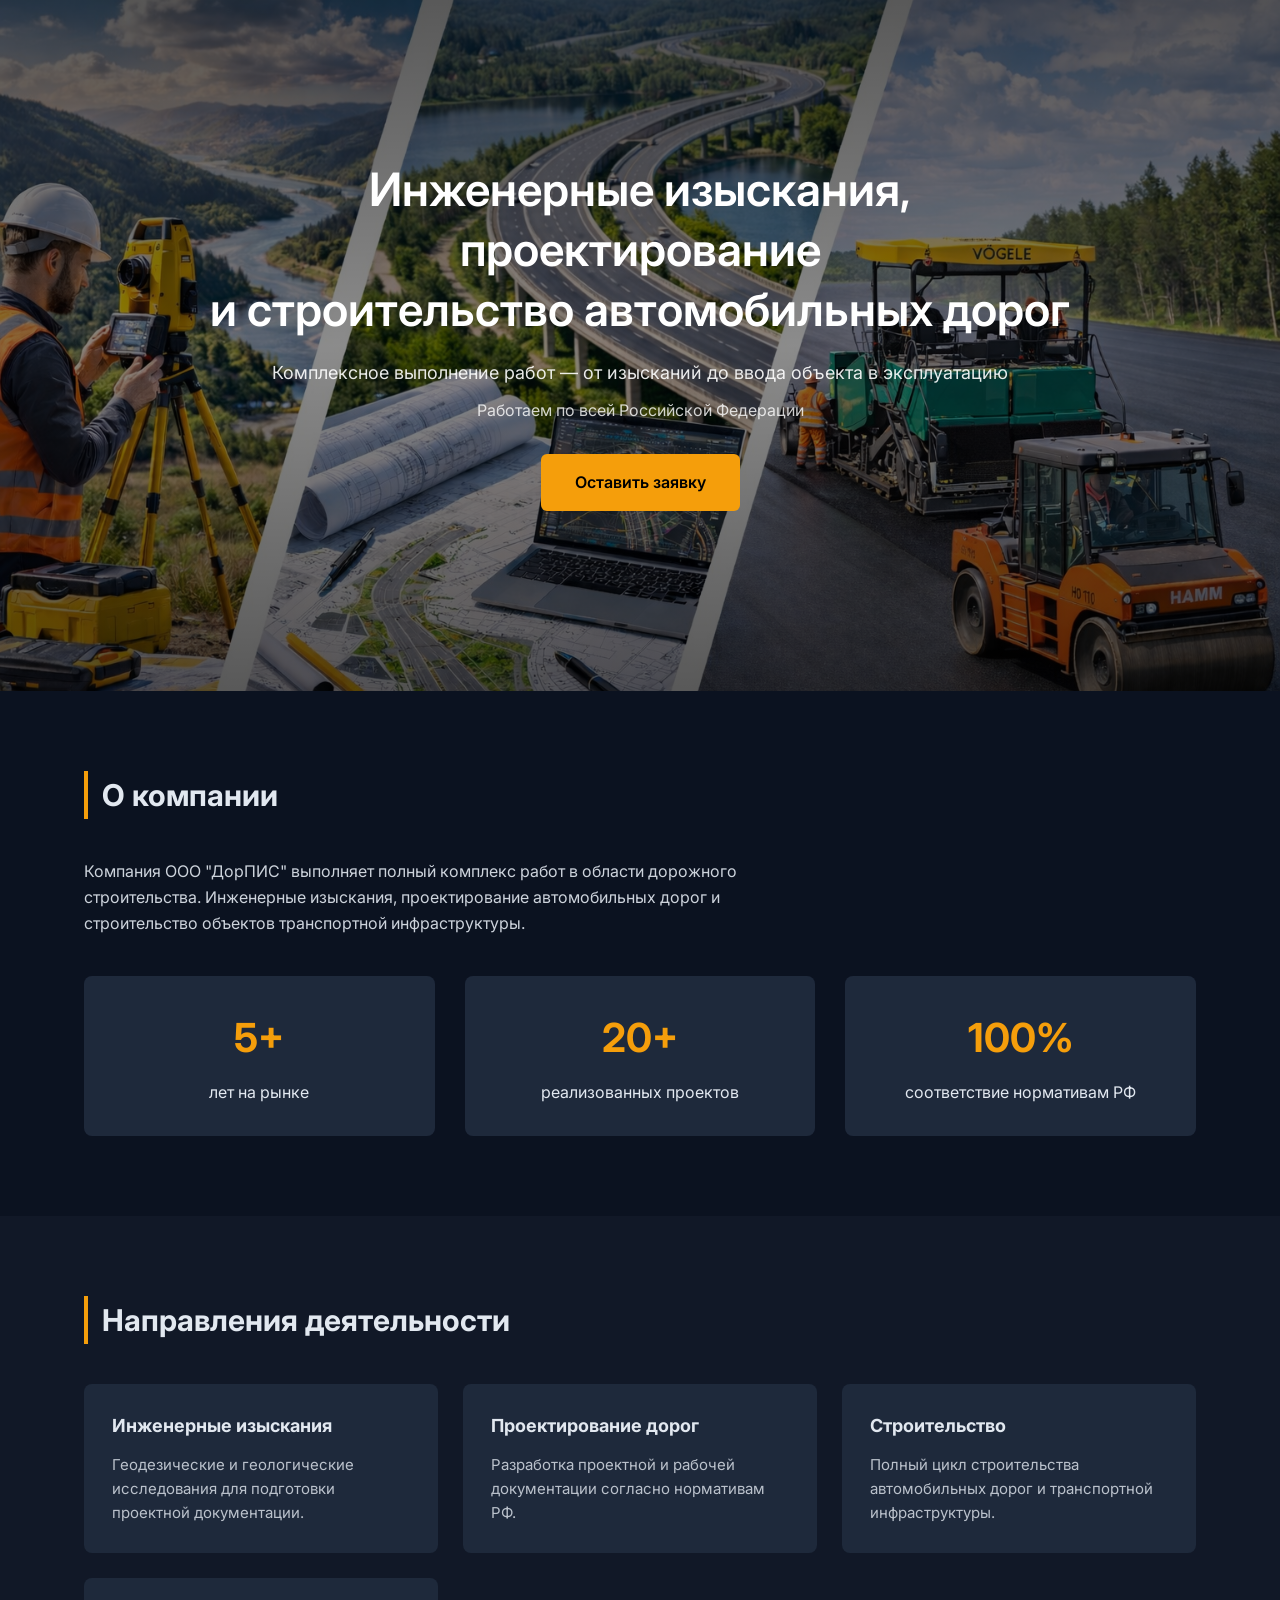
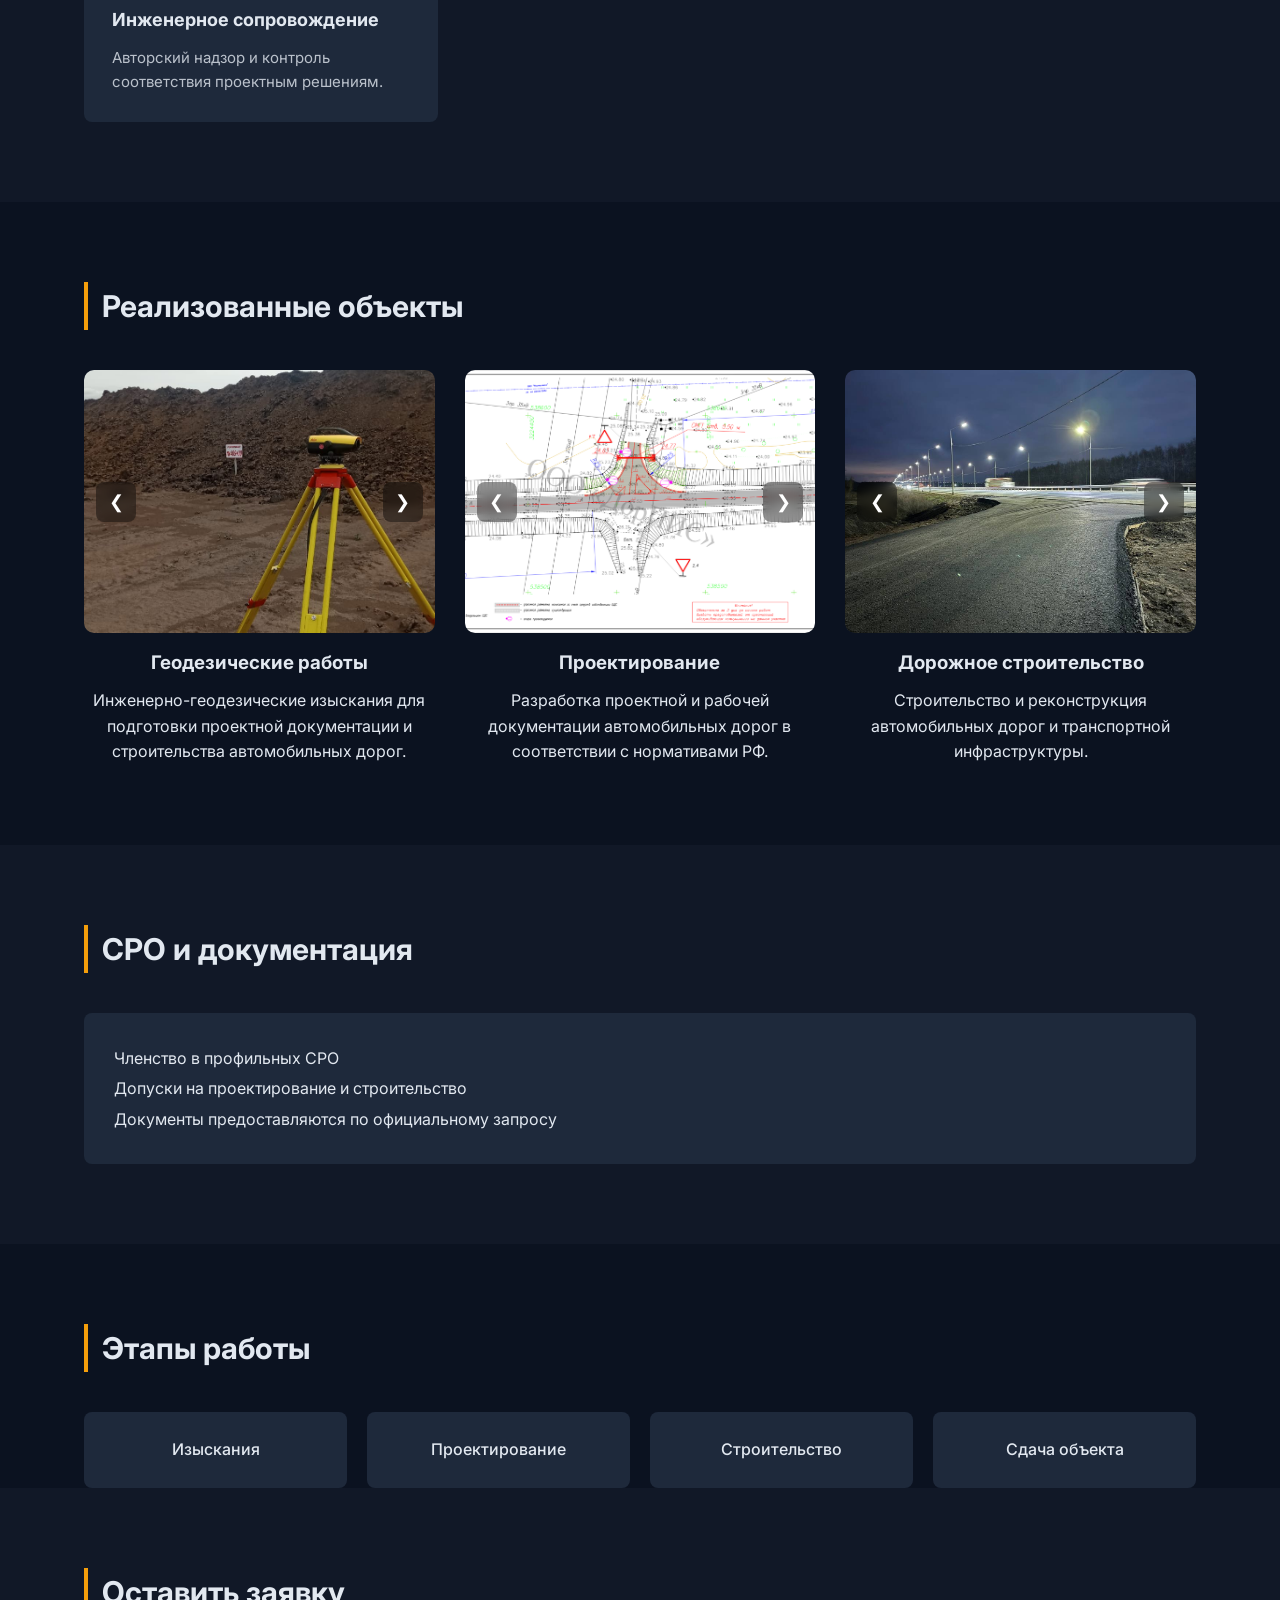
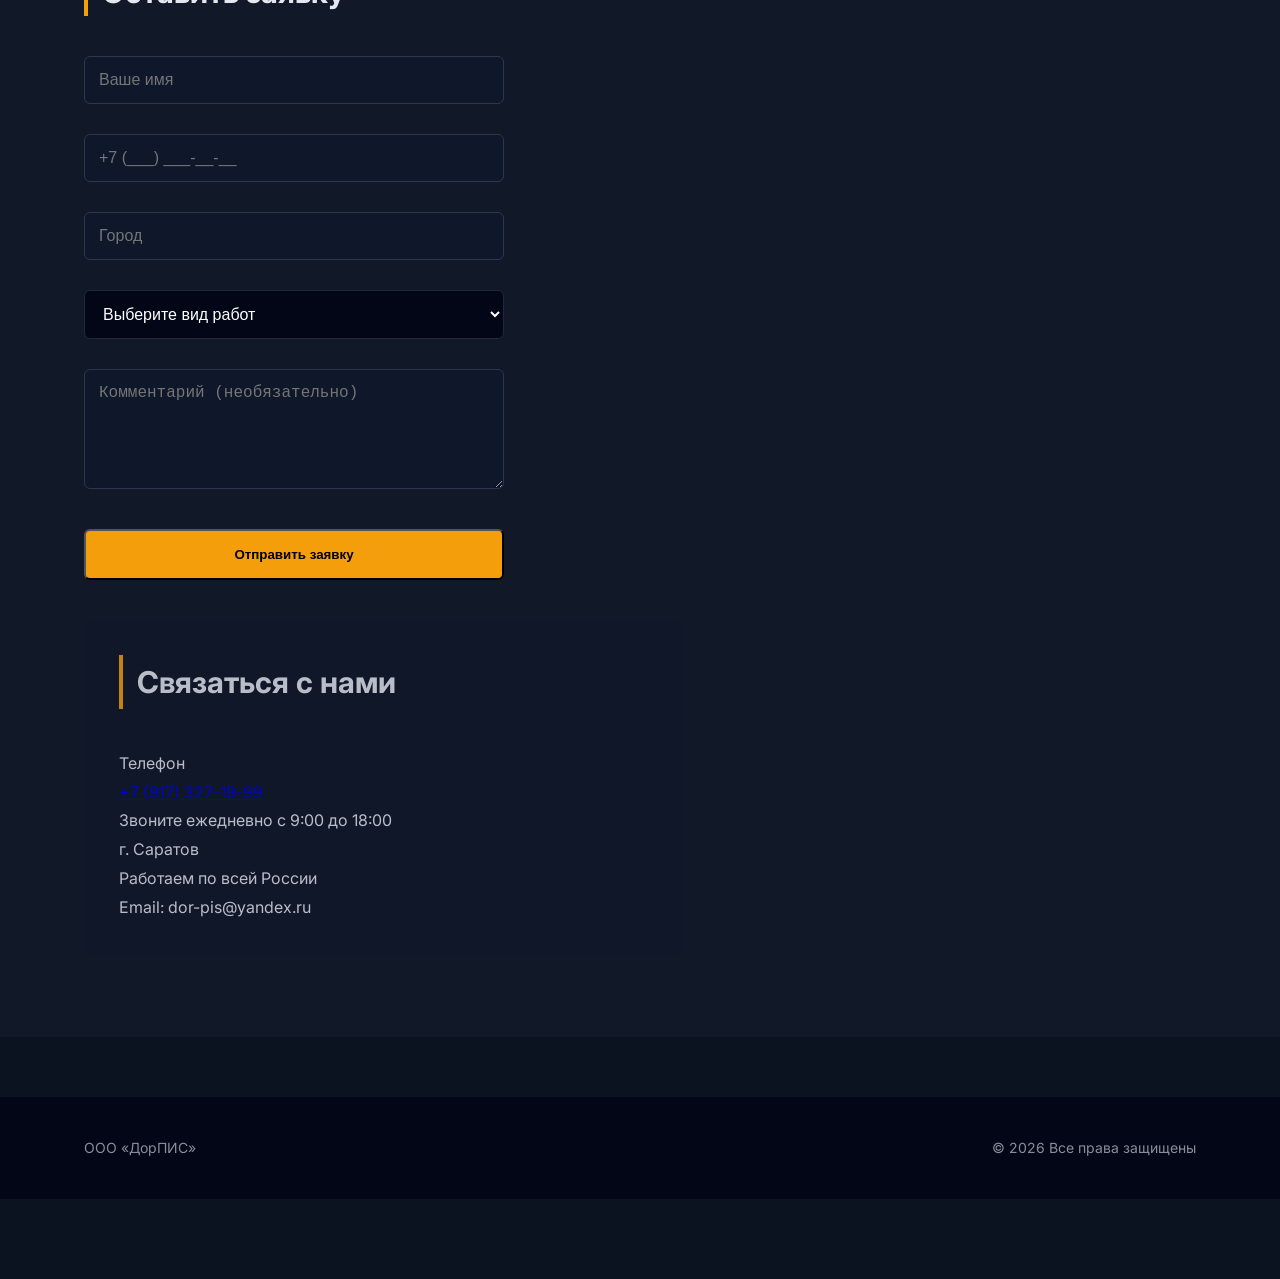
<file: index.html>
<!DOCTYPE html>
<html lang="ru">

<head>
<meta charset="UTF-8">
<meta name="viewport" content="width=device-width, initial-scale=1.0">

<meta property="og:title" content="ДорПИС — проектирование и строительство дорог">
<meta property="og:description" content="Инженерные изыскания и строительство автомобильных дорог">
<meta property="og:image" content="https://dorpis.ru/img/hero.png">
<meta property="og:url" content="https://dorpis.ru">

<link rel="icon" href="img/dorpis_logo.png">

<title>
Проектирование и строительство автомобильных дорог | ДорПИС | DorPIS
</title>

<meta name="description"
content="Инженерные изыскания, проектирование и строительство автомобильных дорог">

<link rel="stylesheet" href="css/style.css">

<link rel="preconnect" href="https://fonts.googleapis.com">
<link href="https://fonts.googleapis.com/css2?family=Inter:wght@300;400;500;600&display=swap" rel="stylesheet">

</head>


<body>

<header class="hero">

<div class="hero-overlay"></div>

<div class="container hero-content">

<h1>
Инженерные изыскания, проектирование<br>
и строительство автомобильных дорог
</h1>

<p class="hero-subtitle">
Комплексное выполнение работ — от изысканий до ввода объекта в эксплуатацию
</p>

<p class="hero-location">
Работаем по всей Российской Федерации
</p>

<a href="#contact" class="button-primary">
Оставить заявку
</a>

</div>

</header>


<section class="section">

<div class="container">

<h2 class="section-title">О компании</h2>

<p class="about-text">
Компания ООО "ДорПИС" выполняет полный комплекс работ в области дорожного строительства.
Инженерные изыскания, проектирование автомобильных дорог и строительство
объектов транспортной инфраструктуры.
</p>

<div class="stats">

<div class="stat">
<div class="stat-number">5+</div>
<p>лет на рынке</p>
</div>

<div class="stat">
<div class="stat-number">20+</div>
<p>реализованных проектов</p>
</div>

<div class="stat">
<div class="stat-number">100%</div>
<p>соответствие нормативам РФ</p>
</div>

</div>

</div>

</section>


<section class="section section-dark">

<div class="container">

<h2 class="section-title">Направления деятельности</h2>

<div class="services">

<div class="service-card">
<h3>Инженерные изыскания</h3>
<p>Геодезические и геологические исследования для подготовки проектной документации.</p>
</div>

<div class="service-card">
<h3>Проектирование дорог</h3>
<p>Разработка проектной и рабочей документации согласно нормативам РФ.</p>
</div>

<div class="service-card">
<h3>Строительство</h3>
<p>Полный цикл строительства автомобильных дорог и транспортной инфраструктуры.</p>
</div>

<div class="service-card">
<h3>Инженерное сопровождение</h3>
<p>Авторский надзор и контроль соответствия проектным решениям.</p>
</div>

</div>

</div>

</section>

<section class="section">

<div class="container">

<h2 class="section-title">Реализованные объекты</h2>

<div class="projects-grid">


<!-- Геодезия -->

<div class="project-card">

<div class="slider">

<button class="slider-btn prev">&#10094;</button>

<div class="slides">

<img src="img/geodez1.JPG" alt="Геодезические работы">
<img src="img/geodez2.JPG" alt="Геодезические работы">
<img src="img/geodez3.JPG" alt="Геодезические работы">

</div>

<button class="slider-btn next">&#10095;</button>

</div>

<div class="project-info">

<h3>Геодезические работы</h3>

<p>
Инженерно-геодезические изыскания для подготовки проектной документации
и строительства автомобильных дорог.
</p>

</div>

</div>


<!-- Проектирование -->

<div class="project-card">

<div class="slider">

<button class="slider-btn prev">&#10094;</button>

<div class="slides">

<img src="img/Project_1.png" alt="Проектирование">
<img src="img/Project_2.png" alt="Проектирование">
<img src="img/Project_3.png" alt="Проектирование">

</div>

<button class="slider-btn next">&#10095;</button>

</div>

<div class="project-info">

<h3>Проектирование</h3>

<p>
Разработка проектной и рабочей документации автомобильных дорог
в соответствии с нормативами РФ.
</p>

</div>

</div>


<!-- Строительство -->

<div class="project-card">

<div class="slider">

<button class="slider-btn prev">&#10094;</button>

<div class="slides">

<img src="img/road1.jpeg" alt="Строительство">
<img src="img/road2.jpeg" alt="Строительство">
<img src="img/road3.jpeg" alt="Строительство">
<img src="img/road4.jpeg" alt="Строительство">
<img src="img/road5.jpeg" alt="Строительство">
<img src="img/road6.jpeg" alt="Строительство">
<img src="img/road7.jpeg" alt="Строительство">
<img src="img/road8.jpeg" alt="Строительство">
<img src="img/road9.jpeg" alt="Строительство">
<img src="img/road10.jpeg" alt="Строительство">
<img src="img/road11.jpeg" alt="Строительство">
<img src="img/road12.jpeg" alt="Строительство">
<img src="img/road13.jpeg" alt="Строительство">
<img src="img/road14.jpeg" alt="Строительство">
<img src="img/road15.jpeg" alt="Строительство">
<img src="img/road16.jpeg" alt="Строительство">
<img src="img/road17.jpeg" alt="Строительство">
<img src="img/road18.jpeg" alt="Строительство">
<img src="img/road19.jpeg" alt="Строительство">

</div>

<button class="slider-btn next">&#10095;</button>

</div>

<div class="project-info">

<h3>Дорожное строительство</h3>

<p>
Строительство и реконструкция автомобильных дорог
и транспортной инфраструктуры.
</p>

</div>

</div>

</div>

</div>

</section>



<section class="section section-dark">

<div class="container">

<h2 class="section-title">СРО и документация</h2>

<div class="documents">

<p>Членство в профильных СРО</p>
<p>Допуски на проектирование и строительство</p>
<p>Документы предоставляются по официальному запросу</p>

</div>

</div>

</section>


<section class="section">

<div class="container">

<h2 class="section-title">Этапы работы</h2>

<div class="stages">

<div class="stage">Изыскания</div>
<div class="stage">Проектирование</div>
<div class="stage">Строительство</div>
<div class="stage">Сдача объекта</div>

</div>

</div>

<section class="section section-dark" id="contact">

<div class="container contact-wrapper">

<div class="contact-form">

<h2 class="section-title">Оставить заявку</h2>

<form id="contactForm">

<input type="text" id="name" name="name" placeholder="Ваше имя" required>

<input type="tel" id="phone" name="phone" placeholder="+7 (___) ___-__-__" required>

<input type="text" id="city" name="city" placeholder="Город">

<select id="service" name="service" required>
<option value="" disabled selected hidden>Выберите вид работ</option>
<option value="Изыскания дорог">Изыскания дорог</option>
<option value="Проектирование дорог">Проектирование дорог</option>
<option value="Строительство/ремонт дорог">Строительство / ремонт дорог</option>
<option value="Авторский надзор дорог и мостов">Авторский надзор дорог и мостов</option>
<option value="Содержание дорог">Содержание дорог</option>
</select>

<textarea id="message" name="message" placeholder="Комментарий (необязательно)"></textarea>

<button type="submit" class="button-primary">
Отправить заявку
</button>

</form>

</div>


<div class="contact-info">

<h2 class="section-title">Связаться с нами</h2>

<div class="phone-card">

<p class="phone-title">Телефон</p>

<a href="tel:+79173271999" class="phone-number">
+7 (917) 327-19-99
</a>

<p class="phone-note">
Звоните ежедневно с 9:00 до 18:00
</p>

</div>

<p>г. Саратов</p>
<p>Работаем по всей России</p>
<p>Email: dor-pis@yandex.ru</p>

</div>

</div>

</section>


<footer>

<div class="container footer">

<p>ООО «ДорПИС»</p>

<p>© 2026 Все права защищены</p>

</div>

</footer>


<script src="js/script.js"></script>
  
  
<div id="success-toast" class="success-toast">
✅ Заявка отправлена! Мы свяжемся с вами.
</div>
  
</body>
</html>
</file>
<file: css/style.css>
/* ===== БАЗОВЫЕ НАСТРОЙКИ ===== */

* {
box-sizing: border-box;
margin: 0;
padding: 0;
}

body {
font-family: "Inter", Arial, sans-serif;
background: #0b1220;
color: #e2e8f0;
line-height: 1.6;
}

/* ===== КОНТЕЙНЕР ===== */

.container {
width: 90%;
max-width: 1200px;
margin: auto;
padding-left:20px;
padding-right:20px;
}

/* ===== HERO ===== */

.hero{

position:relative;

background-image: url("../img/hero.png");

background-size:cover;

background-position:center;

padding:160px 20px 180px 20px;

text-align:center;

color:white;

}

.hero-overlay{

position:absolute;

inset:0;

background:linear-gradient(
to bottom,
rgba(0,0,0,0.65),
rgba(0,0,0,0.45),
rgba(0,0,0,0.65)
);

z-index:1;

}

.hero-content{

position:relative;

z-index:2;

max-width:900px;

margin:auto;

}

.hero h1{
font-size:46px;
font-weight:600;
line-height:1.3;
margin-bottom:20px;
}

.hero-subtitle{
font-size:18px;
opacity:0.9;
margin-bottom:10px;
}

.hero-location{
opacity:0.8;
margin-bottom:30px;
}

/* ===== КНОПКИ ===== */

.button-primary{
display:inline-block;
background:#f59e0b;
color:black;
padding:16px 34px;
border-radius:6px;
font-weight:600;
text-decoration:none;
transition:0.3s;
}

.button-primary:hover{
background:#d97706;
transform:translateY(-3px);
}

/* ===== СЕКЦИИ ===== */

.section {
padding: 80px 0;
}

.section-dark {
background: #111827;
}

.section-title {
font-size: 30px;
margin-bottom: 40px;
border-left: 4px solid #f59e0b;
padding-left: 14px;
}

/* ===== ABOUT ===== */

.about-text {
max-width: 700px;
margin-bottom: 40px;
opacity: 0.9;
}

/* ===== СТАТИСТИКА ===== */

.stats {
display: grid;
grid-template-columns: repeat(auto-fit,minmax(200px,1fr));
gap: 30px;
}

.stat {
background: #1e293b;
padding: 30px;
border-radius: 8px;
text-align: center;
}

.stat-number {
font-size: 40px;
font-weight: 700;
color: #f59e0b;
margin-bottom: 10px;
}

/* ===== УСЛУГИ ===== */

.services {
display: grid;
grid-template-columns: repeat(auto-fit,minmax(260px,1fr));
gap: 25px;
}

.service-card {
background: #1e293b;
padding: 28px;
border-radius: 8px;
transition: 0.3s;
}

.service-card h3 {
margin-bottom: 12px;
font-size: 18px;
}

.service-card p {
opacity: 0.8;
font-size: 15px;
}

.service-card:hover {
transform: translateY(-5px);
background: #243447;
}

/* ===== ПРОЕКТЫ ===== */

.projects-grid{
display:grid;
grid-template-columns:repeat(3,1fr);
gap:30px;
margin-top:40px;
}

.project-card{
display:flex;
flex-direction:column;
gap:15px;
}

.projects-grid img {
width: 100%;
border-radius: 8px;
transition: 0.3s;
}

.projects-grid img:hover {
transform: scale(1.03);
}
.project-info{
text-align:center;
}

.project-info h3{
margin-bottom:10px;
}

/* ===== ДОКУМЕНТЫ ===== */

.documents {
background: #1e293b;
padding: 30px;
border-radius: 8px;
line-height: 1.9;
}

/* ===== ЭТАПЫ ===== */

.stages {
display: grid;
grid-template-columns: repeat(auto-fit,minmax(200px,1fr));
gap: 20px;
}

.stage {
background: #1e293b;
padding: 25px;
border-radius: 8px;
text-align: center;
font-weight: 500;
}

/* ===== КОНТАКТЫ ===== */

.contact {
display: grid;
grid-template-columns: 1fr 1fr;
gap: 50px;
}

#contactForm{
display:flex;
flex-direction:column;
gap:16px;
width:100%;
max-width:420px;
}

.contact input,
.contact textarea {
background: #020617;
border: 1px solid #1e293b;
padding: 14px;
margin-bottom: 18px;
border-radius: 6px;
color: white;
}

.contact textarea {
min-height: 120px;
resize: vertical;
}

.contact-info {
opacity: 0.8;
line-height: 1.8;
}

#contactForm select{
background:#020617;
border:1px solid #1e293b;
padding:14px;
border-radius:6px;
color:white;
width:100%;
}

#contactForm button{
margin-top:10px;
}


/* ===== FOOTER ===== */

footer {
background: #020617;
padding: 40px 0;
margin-top: 60px;
}

.footer {
display: flex;
justify-content: space-between;
opacity: 0.6;
font-size: 14px;
}
/* ===== CONTACT SECTION ===== */

.contact-wrapper{
display:flex;
flex-direction:column;
gap:40px;
align-items:stretch;
}

.contact-form{
flex:1 1 400px;
max-width:600px;
}

.contact-info{
background:#0f172a;
padding:35px;
border-radius:10px;
width:100%;
max-width:600px;
}

/* ===== АДАПТИВ ===== */

@media (max-width:900px){

.hero h1 {
font-size: 32px;
}

.contact {
grid-template-columns: 1fr;
}

.footer {
flex-direction: column;
gap: 10px;
text-align: center;
}

}

/* анимация появления */

.hidden{
opacity:0;
transform:translateY(40px);
transition:all 0.8s ease;
}

.show{
opacity:1;
transform:translateY(0);
}


/* lightbox галерея */

.lightbox{
position:fixed;
top:0;
left:0;
width:100%;
height:100%;
background:rgba(0,0,0,0.85);
display:flex;
align-items:center;
justify-content:center;
z-index:9999;
}

.lightbox img{
max-width:90%;
max-height:90%;
border-radius:10px;
}

/* ===== МОБИЛЬНАЯ АДАПТАЦИЯ ===== */

@media (max-width:600px){
/* ===== CONTACT MOBILE FIX ===== */

.contact-wrapper{
    flex-direction:column;
    gap:40px;
}
.contact-form input,
.contact-form select,
.contact-form textarea{

width:100%;
padding:14px;
margin-bottom:14px;
border-radius:6px;
border:1px solid #ccc;
font-size:16px;
box-sizing:border-box;

}

.contact-form textarea{
min-height:120px;
resize:vertical;
}

.contact-info{
    width:100%;
}

.contact-info{
    text-align:left;
}

.phone-number{
    font-size:28px;
    line-height:1.4;
}
  
/* hero */

.hero{
padding:120px 20px 120px 20px;
}

.hero h1{
font-size:26px;
line-height:1.3;
}

.hero-subtitle{
font-size:16px;
}

/* секции */

.section{
padding:60px 0;
}

.section-title{
font-size:22px;
}

/* статистика */

.stats{
grid-template-columns:1fr;
gap:16px;
}

/* услуги */

.services{
grid-template-columns:1fr;
}

/* проекты */

.projects-grid{
max-width:1200px;
margin:auto;
grid-template-columns:1fr;
}

/* этапы */

.stages{
grid-template-columns:1fr;
}

/* карточка формы */

.contact-form input,
.contact-form select,
.contact-form textarea{

width:100%;
padding:14px;
margin-bottom:14px;
border-radius:6px;
border:1px solid #ccc;
font-size:16px;
box-sizing:border-box;

}

.contact-form textarea{
min-height:120px;
resize:vertical;
}

/* форма */

#contactForm{
display:flex;
flex-direction:column;
gap:16px;
}

#contactForm input,
#contactForm select,
#contactForm textarea{

background:#020617;
border:1px solid #1e293b;
padding:14px;
border-radius:6px;
color:white;
font-size:15px;
}

/* телефон */

.phone-card{

background:#0f172a;
padding:30px;
border-radius:10px;
margin-bottom:20px;

}

.phone-title{
opacity:0.7;
margin-bottom:8px;
}

.phone-number{

font-size:26px;
font-weight:600;
color:#f59e0b;
text-decoration:none;

}

.phone-number:hover{
text-decoration:underline;
}

.phone-note{
font-size:14px;
opacity:0.7;
margin-top:8px;
}

/* кнопка */

.button-primary{
width:100%;
text-align:center;
}

/* footer */

.footer{
flex-direction:column;
text-align:center;
gap:10px;
}

}


/* ===== СЛАЙДЕР ОБЪЕКТОВ (ФОТОБЛОК) ===== */

.slider{
position:relative;
overflow:hidden;
width:100%;
aspect-ratio:4/3;
border-radius:10px;
}

.slides{
display:flex;
width:100%;
height:100%;
transition:transform 0.6s ease;
}

.slides img{
width:100%;
height:100%;
object-fit:cover;
flex:0 0 100%;
}

.slider-btn{
position:absolute;
top:50%;
transform:translateY(-50%);
background:rgba(0,0,0,0.4);
backdrop-filter:blur(4px);
border:none;
color:white;
font-size:18px;
width:40px;
height:40px;
cursor:pointer;
border-radius:8px;
z-index:3;
}

.slider-btn:hover{
background:rgba(0,0,0,0.8);
}

.slider-btn.prev{
left:12px;
}

.slider-btn.next{
right:12px;
}

/* ===== FULLSCREEN VIEW ===== */

.gallery-view{
position:fixed;
top:0;
left:0;
width:100%;
height:100%;
background:rgba(0,0,0,0.9);
display:flex;
align-items:center;
justify-content:center;
z-index:9999;
}

.gallery-view img{
touch-action: pan-y;
max-width:90%;
max-height:90%;
border-radius:10px;
}

.gallery-close{
position:absolute;
top:30px;
right:30px;
font-size:28px;
color:white;
cursor:pointer;
}

.gallery-next,
.gallery-prev{

position:absolute;
top:50%;
transform:translateY(-50%);
font-size:40px;
color:white;
cursor:pointer;
padding:20px;
user-select:none;

}

.gallery-next{
right:30px;
}

.gallery-prev{
left:30px;
}

// ======= Уведомление при отправки формы =======

.success-message{
position:fixed;
bottom:40px;
left:50%;
transform:translateX(-50%);
background:#1e8e3e;
color:white;
padding:16px 28px;
border-radius:8px;
font-size:16px;
opacity:0;
pointer-events:none;
transition:0.3s;
z-index:999;
}

.success-message.show{
opacity:1;
}

.contact-form input,
.contact-form select,
.contact-form textarea{
width:100%;
padding:14px;
margin-bottom:14px;
border-radius:6px;
border:1px solid #2b364f;
background:#0f172a;
color:#e2e8f0;
font-size:16px;
}

.contact-form textarea{
min-height:120px;
resize:vertical;
}

.contact-form input:focus,
.contact-form select:focus,
.contact-form textarea:focus{
outline:none;
border-color:#3b82f6;
}

.success-toast{
position: fixed;
bottom: 30px;
left: 50%;
transform: translateX(-50%) translateY(20px);
background: #16a34a;
color: white;
padding: 16px 28px;
border-radius: 8px;
font-size: 15px;
font-weight: 500;
box-shadow: 0 10px 25px rgba(0,0,0,0.3);
opacity: 0;
pointer-events: none;
transition: all 0.4s ease;
z-index: 9999;
}

.success-toast.show{
opacity: 1;
transform: translateX(-50%) translateY(0);
}
</file>
